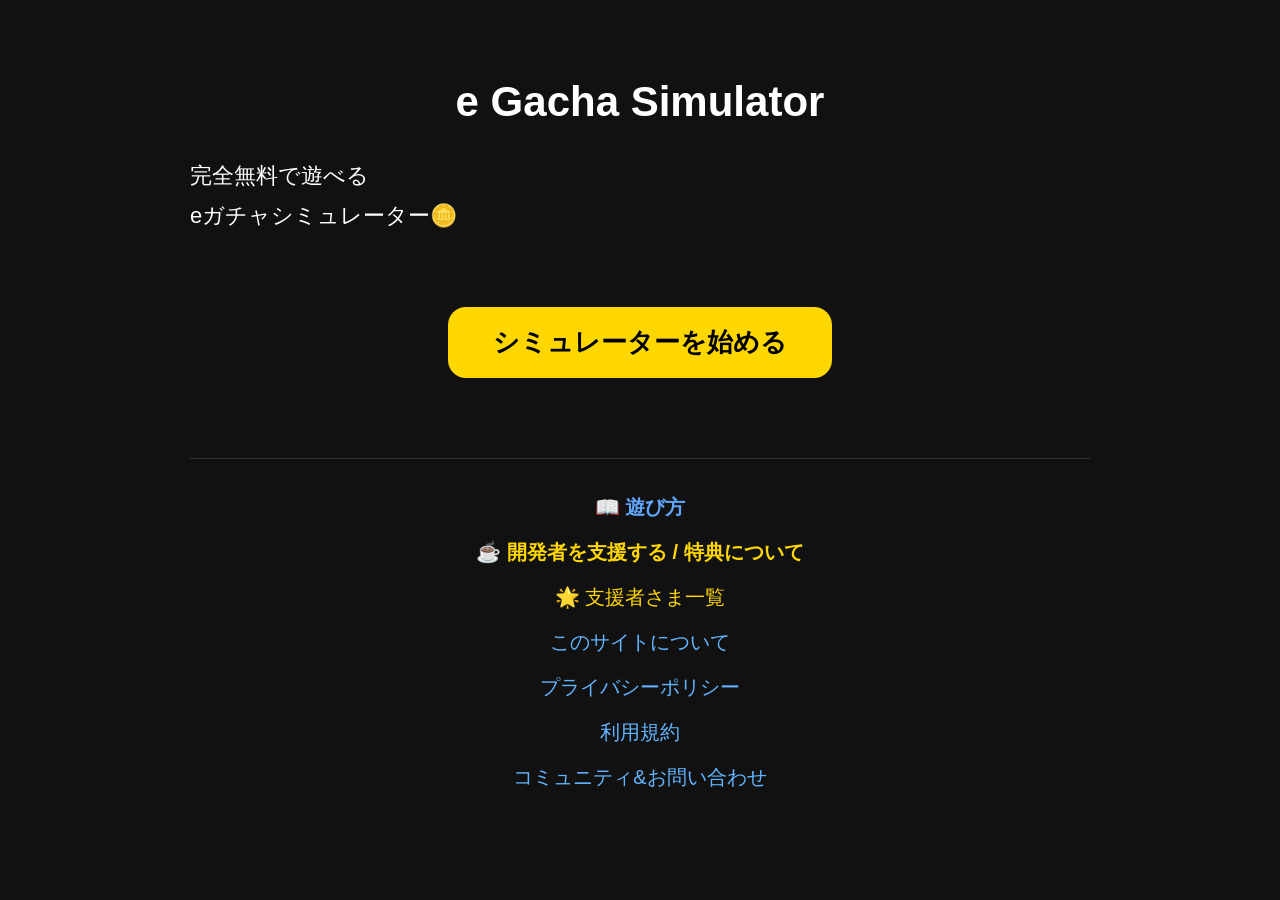
<file: index.html>
<!DOCTYPE html>
<html lang="ja">

<head>
<meta charset="UTF-8">
<meta name="viewport" content="width=device-width, initial-scale=1.0">
<title>e Gacha Simulator</title>
<link rel="stylesheet" href="pages.css">
<!-- Google tag (gtag.js) -->
<script async src="https://www.googletagmanager.com/gtag/js?id=G-GYXZKHZQV9"></script>
<script>
  window.dataLayer = window.dataLayer || [];
  function gtag(){dataLayer.push(arguments);}
  gtag('js', new Date());

  gtag('config', 'G-GYXZKHZQV9');
</script>
</head>

<body>

<div class="container">

<h1>e Gacha Simulator</h1>

<p>
完全無料で遊べる<br>
eガチャシミュレーター🪙
</p>

<a class="startBtn" href="simulator.html">
シミュレーターを始める
</a>

<div class="footer">

<a href="help.html" style="color: #60a5fa; font-weight: bold;">📖 遊び方</a>

<a href="support.html" style="color: #ffd700; font-weight: bold;">☕ 開発者を支援する / 特典について</a>

<a href="supporters.html" style="color: #ffd700;">🌟 支援者さま一覧</a>

<a href="about.html">このサイトについて</a>
  
<a href="privacy.html">プライバシーポリシー</a>

<a href="terms.html">利用規約</a>

<a href="contact.html">コミュニティ&お問い合わせ</a>

</div>

</div>

</body>

</html>
</file>
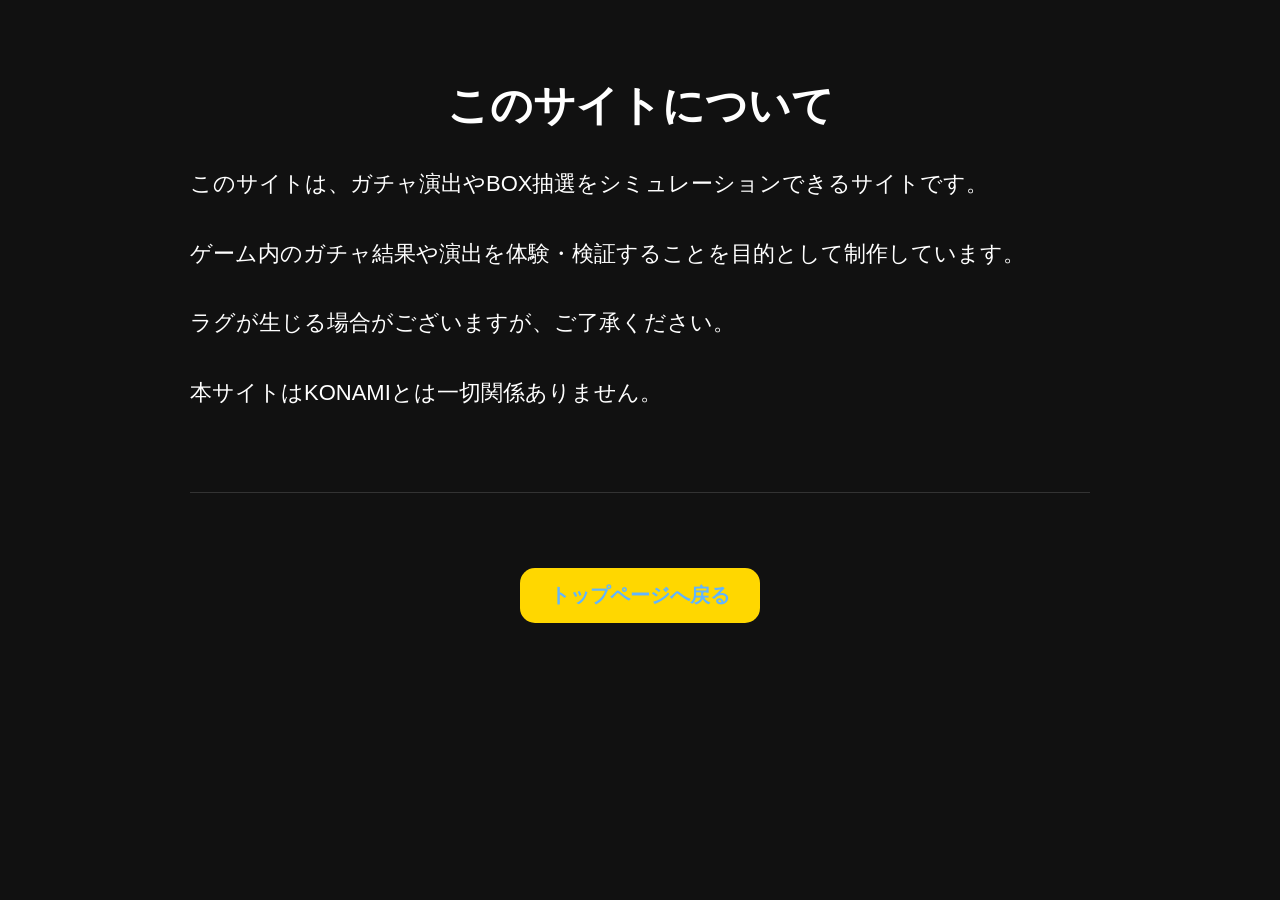
<file: about.html>
<!DOCTYPE html>
<html lang="ja">

<head>

<meta charset="UTF-8">

<meta name="viewport" content="width=device-width, initial-scale=1.0">

<title>このサイトについて</title>

<link rel="stylesheet" href="pages.css">

  <script async src="https://pagead2.googlesyndication.com/pagead/js/adsbygoogle.js?client=ca-pub-2684791825120505"
     crossorigin="anonymous"></script>
</head>

<body>

<div class="container">

<h1>このサイトについて</h1>

<p>

このサイトは、ガチャ演出やBOX抽選をシミュレーションできるサイトです。

</p>

<p>

ゲーム内のガチャ結果や演出を体験・検証することを目的として制作しています。

</p>

<p>

ラグが生じる場合がございますが、ご了承ください。

</p>
  
<p>

本サイトはKONAMIとは一切関係ありません。

</p>

<div class="footer">

<a class="homeBtn" href="index.html">

トップページへ戻る

</a>

</div>

</div>

</body>

</html>
</file>
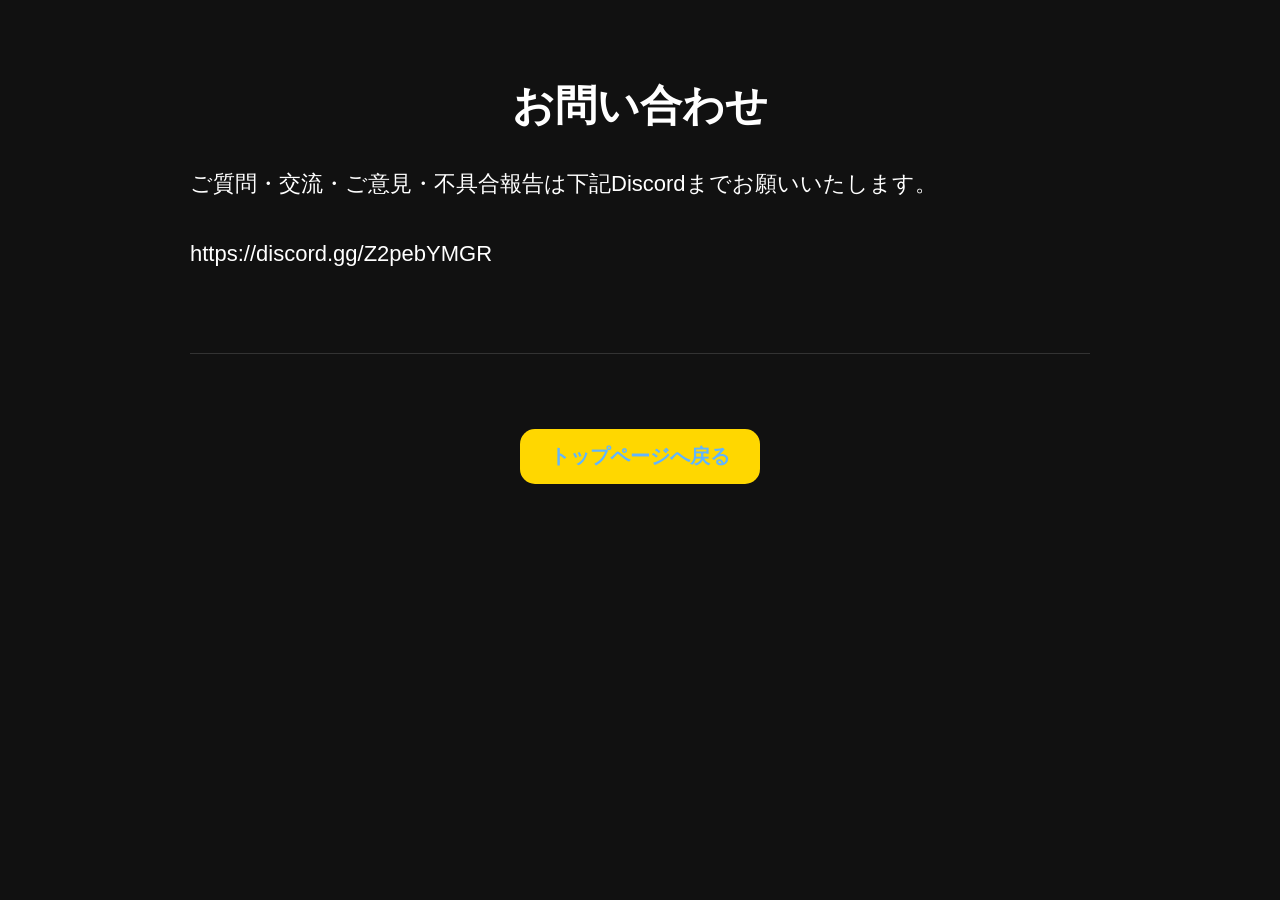
<file: contact.html>
<!DOCTYPE html>
<html lang="ja">

<head>

<meta charset="UTF-8">

<meta name="viewport" content="width=device-width, initial-scale=1.0">

<title>お問い合わせ</title>

<link rel="stylesheet" href="pages.css">

<script async src="https://pagead2.googlesyndication.com/pagead/js/adsbygoogle.js?client=ca-pub-2684791825120505"
     crossorigin="anonymous"></script>
  
</head>

<body>

<div class="container">

<h1>お問い合わせ</h1>

<p>

ご質問・交流・ご意見・不具合報告は下記Discordまでお願いいたします。

</p>

<p>

https://discord.gg/Z2pebYMGR

</p>

<p>


</p>

<div class="footer">

<a class="homeBtn" href="index.html">

トップページへ戻る

</a>

</div>

</div>

</body>

</html>
</file>
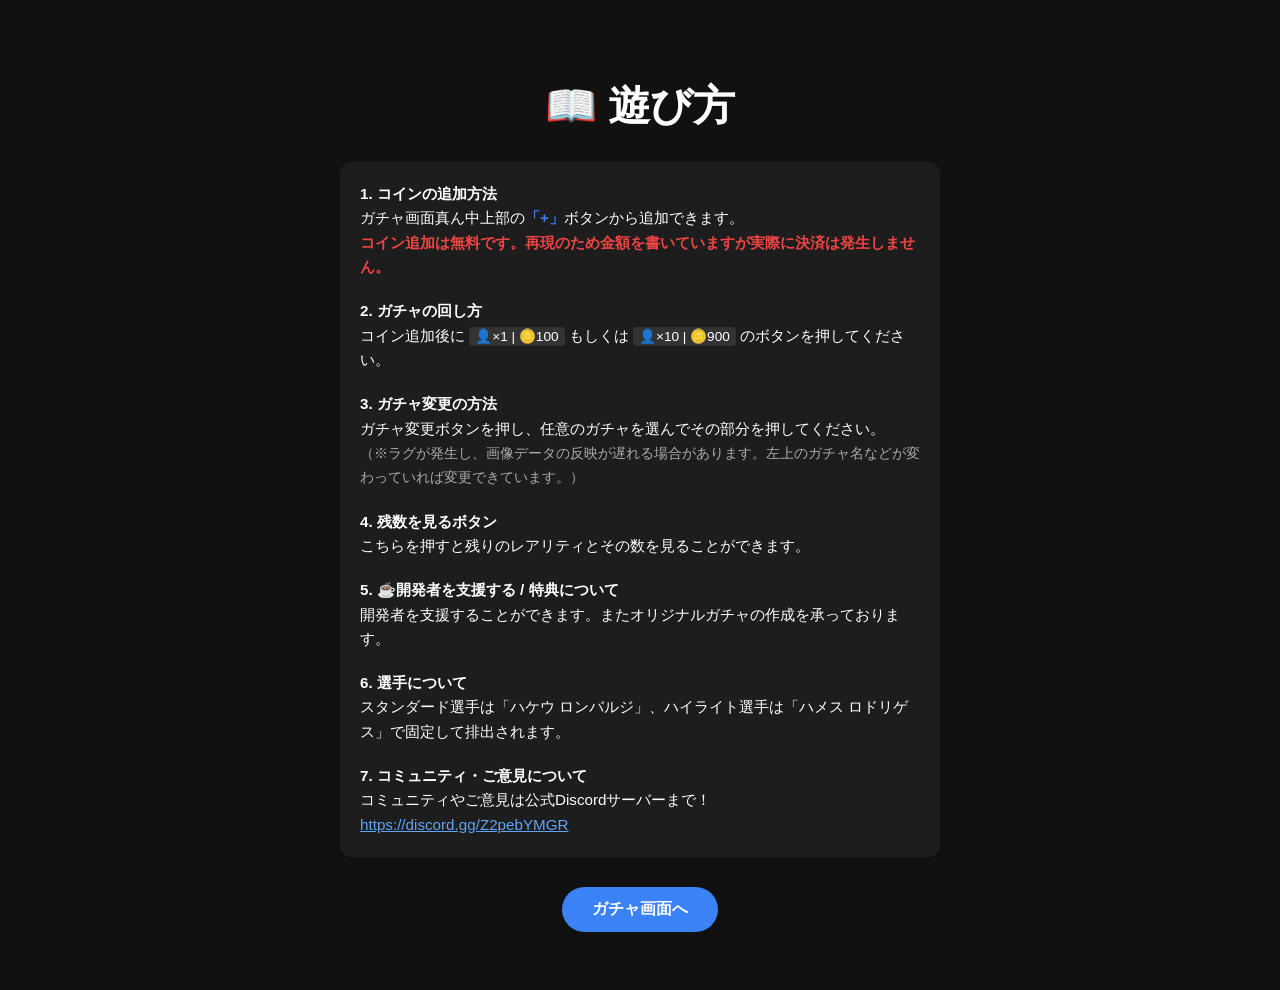
<file: help.html>
<!DOCTYPE html>
<html lang="ja">

<head>
<meta charset="UTF-8">
<meta name="viewport" content="width=device-width, initial-scale=1.0">
<title>遊び方 - e Gacha Simulator</title>
<link rel="stylesheet" href="pages.css">
<!-- Google tag (gtag.js) -->
<script async src="https://www.googletagmanager.com/gtag/js?id=G-GYXZKHZQV9"></script>
<script>
  window.dataLayer = window.dataLayer || [];
  function gtag(){dataLayer.push(arguments);}
  gtag('js', new Date());

  gtag('config', 'G-GYXZKHZQV9');
</script>
<style>
  /* 遊び方ページ用のスタイル調整 */
  .help-content {
    text-align: left;
    background: rgba(255, 255, 255, 0.05);
    padding: 20px;
    border-radius: 12px;
    margin: 20px 0;
    font-size: 0.95rem;
    line-height: 1.6;
  }
  .help-content div {
    margin-bottom: 20px;
  }
  .help-content div:last-child {
    margin-bottom: 0;
  }
  .help-content a {
    color: #60a5fa;
    word-break: break-all;
  }
  .backBtn {
    display: inline-block;
    background: #3b82f6;
    color: #fff;
    padding: 12px 30px;
    border-radius: 25px;
    text-decoration: none;
    font-weight: bold;
    margin-top: 10px;
  }
</style>
</head>

<body>

<div class="container" style="max-width: 600px;">

<h1>📖 遊び方</h1>

<div class="help-content">
  <div>
    <strong>1. コインの追加方法</strong><br>
    ガチャ画面真ん中上部の<span style="color: #3b82f6; font-weight: bold;">「+」</span>ボタンから追加できます。<br>
    <span style="color: #ef4444; font-weight: bold;">コイン追加は無料です。再現のため金額を書いていますが実際に決済は発生しません。</span>
  </div>

  <div>
    <strong>2. ガチャの回し方</strong><br>
    コイン追加後に <span style="background: #333; padding: 2px 6px; border-radius: 4px; font-size: 0.85rem;">👤×1 | 🪙100</span> もしくは <span style="background: #333; padding: 2px 6px; border-radius: 4px; font-size: 0.85rem;">👤×10 | 🪙900</span> のボタンを押してください。
  </div>

  <div>
    <strong>3. ガチャ変更の方法</strong><br>
    ガチャ変更ボタンを押し、任意のガチャを選んでその部分を押してください。<br>
    <span style="font-size: 0.85rem; color: #aaa;">（※ラグが発生し、画像データの反映が遅れる場合があります。左上のガチャ名などが変わっていれば変更できています。）</span>
  </div>

  <div>
    <strong>4. 残数を見るボタン</strong><br>
    こちらを押すと残りのレアリティとその数を見ることができます。
  </div>

  <div>
    <strong>5. ☕️開発者を支援する / 特典について</strong><br>
    開発者を支援することができます。またオリジナルガチャの作成を承っております。
  </div>

  <div>
    <strong>6. 選手について</strong><br>
    スタンダード選手は「ハケウ ロンバルジ」、ハイライト選手は「ハメス ロドリゲス」で固定して排出されます。
  </div>

  <div>
    <strong>7. コミュニティ・ご意見について</strong><br>
    コミュニティやご意見は公式Discordサーバーまで！<br>
    <a href="https://discord.gg/Z2pebYMGR" target="_blank">https://discord.gg/Z2pebYMGR</a>
  </div>
</div>

<a class="backBtn" href="simulator.html">
ガチャ画面へ
</a>

</div>

</body>

</html>
</file>
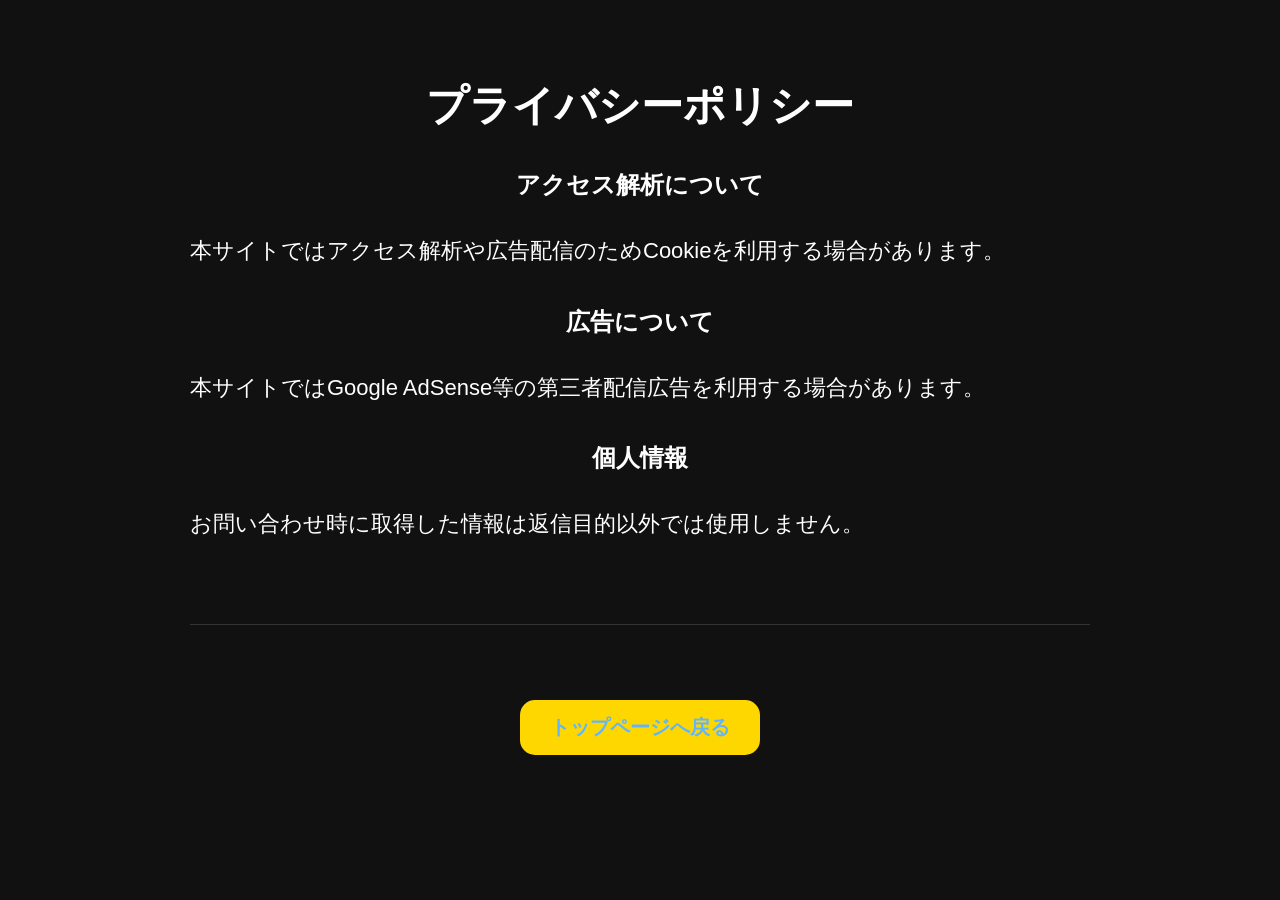
<file: privacy.html>
<!DOCTYPE html>
<html lang="ja">

<head>

<meta charset="UTF-8">

<meta name="viewport" content="width=device-width, initial-scale=1.0">

<title>プライバシーポリシー</title>

<link rel="stylesheet" href="pages.css">

<script async src="https://pagead2.googlesyndication.com/pagead/js/adsbygoogle.js?client=ca-pub-2684791825120505"
     crossorigin="anonymous"></script>
  
</head>

<body>

<div class="container">

<h1>プライバシーポリシー</h1>

<h2>アクセス解析について</h2>

<p>

本サイトではアクセス解析や広告配信のためCookieを利用する場合があります。

</p>

<h2>広告について</h2>

<p>

本サイトではGoogle AdSense等の第三者配信広告を利用する場合があります。

</p>

<h2>個人情報</h2>

<p>

お問い合わせ時に取得した情報は返信目的以外では使用しません。

</p>

<div class="footer">

<a class="homeBtn" href="index.html">

トップページへ戻る

</a>

</div>

</div>

</body>

</html>
</file>
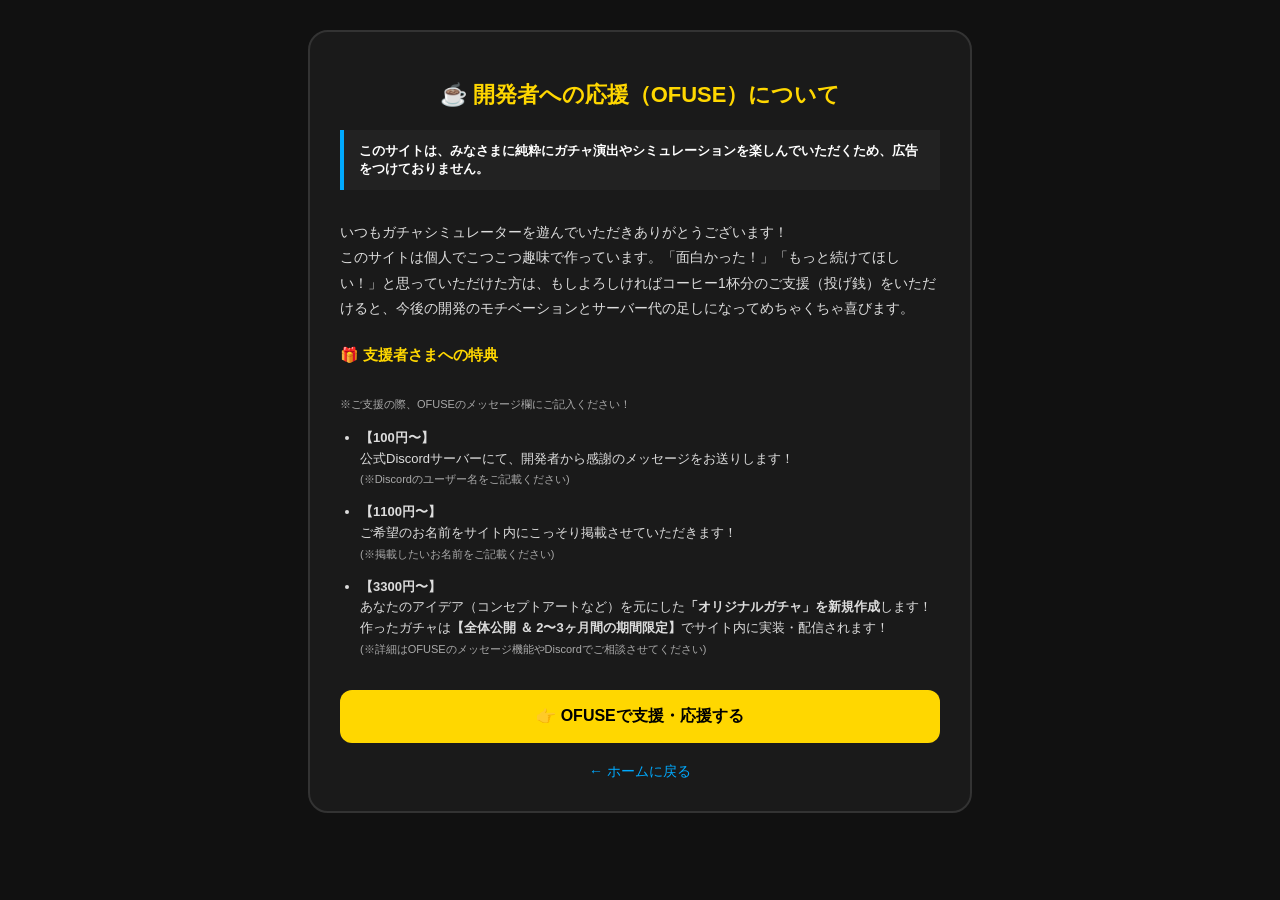
<file: support.html>
<!DOCTYPE html>
<html lang="ja">
<head>
  <meta charset="UTF-8">
  <meta name="viewport" content="width=device-width, initial-scale=1.0">
  <title>開発者への支援・特典について - e Gacha Simulator</title>
  <link rel="stylesheet" href="pages.css">
  <style>
    .support-container {
      max-width: 600px;
      margin: 30px auto;
      background: #1a1a1a;
      padding: 30px;
      border-radius: 20px;
      border: 2px solid #333;
      text-align: left;
    }
    h2 {
      color: #ffd700;
      text-align: center;
      font-size: 22px;
      margin-bottom: 20px;
    }
    p {
      line-height: 1.8;
      font-size: 14px;
      color: #ddd;
    }
    .policy-box {
      background: #222;
      border-left: 4px solid #00aaff;
      padding: 12px 15px;
      margin: 20px 0;
      font-size: 13px;
    }
    .benefit-title {
      color: #ffd700;
      font-weight: bold;
      margin-top: 25px;
      font-size: 15px;
    }
    ul {
      padding-left: 20px;
      color: #ddd;
      font-size: 13px;
      line-height: 1.6;
    }
    li {
      margin-bottom: 12px;
    }
    .note {
      font-size: 11px;
      color: #aaa;
    }
    .support-btn {
      display: block;
      width: 100%;
      background: #ffd700;
      color: #000;
      text-align: center;
      text-decoration: none;
      padding: 16px;
      font-size: 16px;
      font-weight: bold;
      border-radius: 12px;
      margin-top: 30px;
      box-sizing: border-box;
    }
    .back-btn {
      display: block;
      text-align: center;
      margin-top: 20px;
      color: #00aaff;
      text-decoration: none;
      font-size: 14px;
    }
  </style>
</head>
<body>

<div class="support-container">
  <h2>☕ 開発者への応援（OFUSE）について</h2>
  
  <div class="policy-box">
    <strong>このサイトは、みなさまに純粋にガチャ演出やシミュレーションを楽しんでいただくため、広告をつけておりません。</strong>
  </div>

  <p>
    いつもガチャシミュレーターを遊んでいただきありがとうございます！<br>
    このサイトは個人でこつこつ趣味で作っています。「面白かった！」「もっと続けてほしい！」と思っていただけた方は、もしよろしければコーヒー1杯分のご支援（投げ銭）をいただけると、今後の開発のモチベーションとサーバー代の足しになってめちゃくちゃ喜びます。
  </p>

  <div class="benefit-title">🎁 支援者さまへの特典</div>
  <p class="note">※ご支援の際、OFUSEのメッセージ欄にご記入ください！</p>
  <ul>
    <li>
      <strong>【100円〜】</strong><br>
      公式Discordサーバーにて、開発者から感謝のメッセージをお送りします！<br>
      <span class="note">(※Discordのユーザー名をご記載ください)</span>
    </li>
    <li>
      <strong>【1100円〜】</strong><br>
      ご希望のお名前をサイト内にこっそり掲載させていただきます！<br>
      <span class="note">(※掲載したいお名前をご記載ください)</span>
    </li>
    <li>
      <strong>【3300円〜】</strong><br>
      あなたのアイデア（コンセプトアートなど）を元にした<strong>「オリジナルガチャ」を新規作成</strong>します！<br>
      作ったガチャは<strong>【全体公開 ＆ 2〜3ヶ月間の期間限定】</strong>でサイト内に実装・配信されます！<br>
      <span class="note">(※詳細はOFUSEのメッセージ機能やDiscordでご相談させてください)</span>
    </li>
  </ul>

  <a href="https://ofuse.me/3da398e2" target="_blank" class="support-btn">
    👉 OFUSEで支援・応援する
  </a>

  <a href="index.html" class="back-btn">← ホームに戻る</a>
</div>

</body>
</html>
</file>
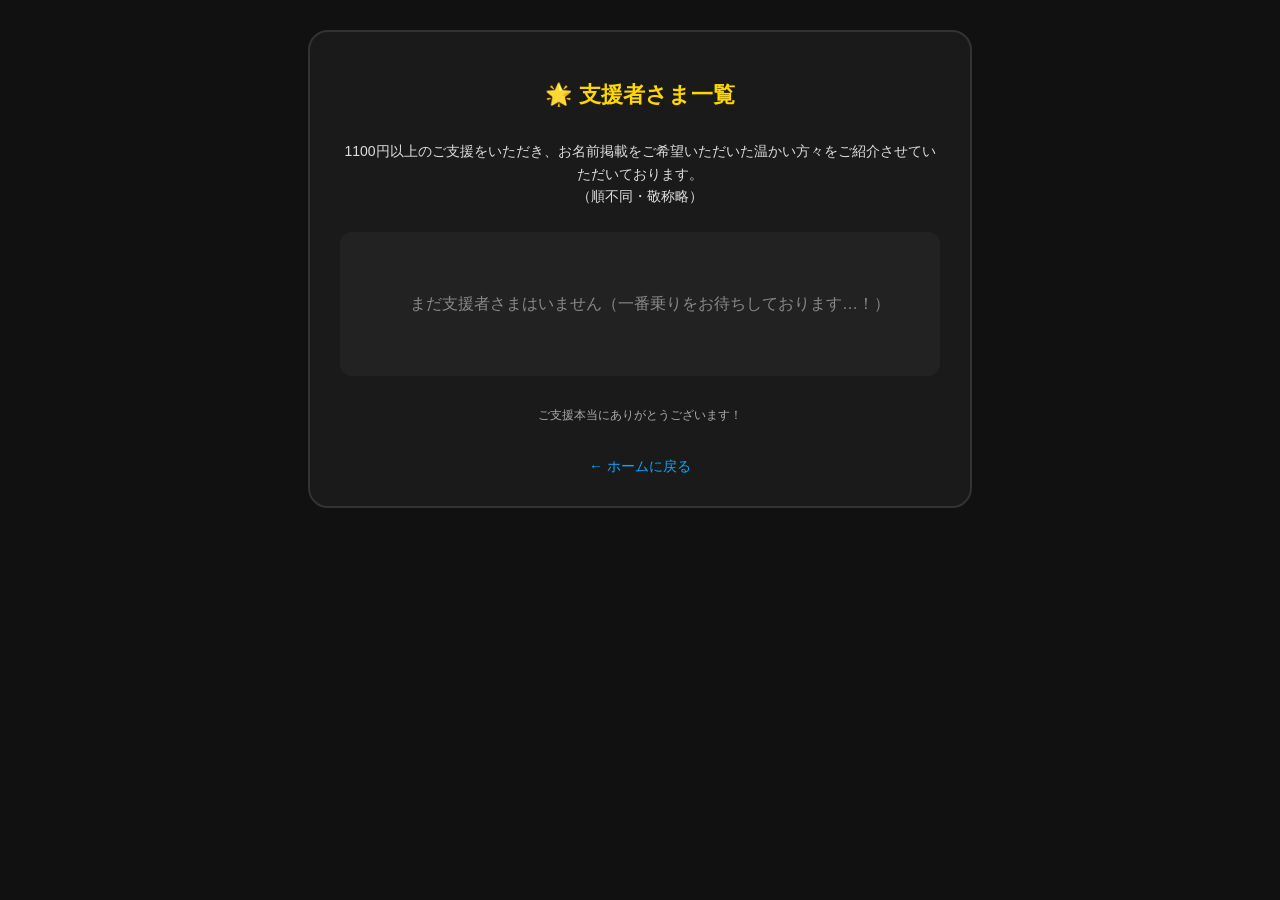
<file: supporters.html>
<!DOCTYPE html>
<html lang="ja">
<head>
  <meta charset="UTF-8">
  <meta name="viewport" content="width=device-width, initial-scale=1.0">
  <title>支援者さま一覧 - e Gacha Simulator</title>
  <link rel="stylesheet" href="pages.css">
  <style>
    .supporters-container {
      max-width: 600px;
      margin: 30px auto;
      background: #1a1a1a;
      padding: 30px;
      border-radius: 20px;
      border: 2px solid #333;
      text-align: center;
    }
    h2 {
      color: #ffd700;
      font-size: 22px;
      margin-bottom: 20px;
    }
    p {
      color: #ddd;
      font-size: 14px;
      line-height: 1.6;
    }
    .supporters-list {
      background: #222;
      border-radius: 12px;
      padding: 20px;
      margin: 25px 0;
      text-align: left;
      min-height: 100px;
    }
    ul {
      padding-left: 20px;
      color: #ffd700;
      font-size: 16px;
      line-height: 2;
    }
    li {
      font-weight: bold;
    }
    .no-supporter {
      color: #888;
      text-align: center;
      font-weight: normal;
      list-style: none;
      padding: 20px 0;
    }
    .back-btn {
      display: inline-block;
      margin-top: 20px;
      color: #00aaff;
      text-decoration: none;
      font-size: 14px;
    }
  </style>
</head>
<body>

<div class="supporters-container">
  <h2>🌟 支援者さま一覧</h2>
  <p>
    1100円以上のご支援をいただき、お名前掲載をご希望いただいた温かい方々をご紹介させていただいております。<br>
    （順不同・敬称略）
  </p>

  <div class="supporters-list">
    <ul>
      <!-- 支援者が増えたらここに <li>お名前</li> を追加していきます -->
      <li class="no-supporter">まだ支援者さまはいません（一番乗りをお待ちしております…！）</li>
    </ul>
  </div>

  <p style="font-size: 12px; color: #aaa;">
    ご支援本当にありがとうございます！
  </p>

  <a href="index.html" class="back-btn">← ホームに戻る</a>
</div>

</body>
</html>
</file>
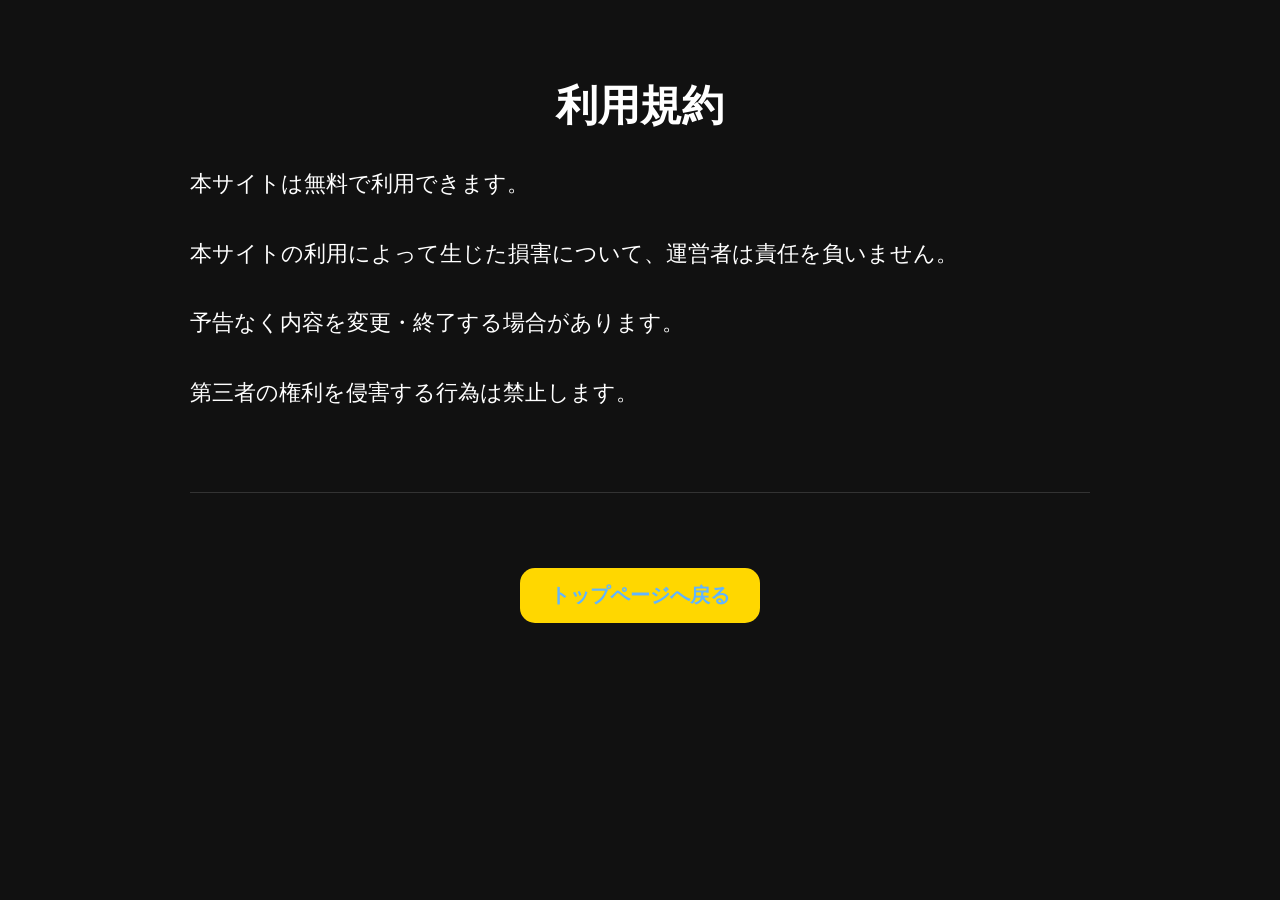
<file: terms.html>
<!DOCTYPE html>
<html lang="ja">

<head>

<meta charset="UTF-8">

<meta name="viewport" content="width=device-width, initial-scale=1.0">

<title>利用規約</title>

<link rel="stylesheet" href="pages.css">

<script async src="https://pagead2.googlesyndication.com/pagead/js/adsbygoogle.js?client=ca-pub-2684791825120505"
     crossorigin="anonymous"></script>
  
</head>

<body>

<div class="container">

<h1>利用規約</h1>

<p>

本サイトは無料で利用できます。

</p>

<p>

本サイトの利用によって生じた損害について、運営者は責任を負いません。

</p>

<p>

予告なく内容を変更・終了する場合があります。

</p>

<p>

第三者の権利を侵害する行為は禁止します。

</p>

<div class="footer">

<a class="homeBtn" href="index.html">

トップページへ戻る

</a>

</div>

</div>

</body>

</html>
</file>
<file: pages.css>
Body {
  background: #111;
  color: white;
  font-family: sans-serif;
  text-align: center;
}

.container {
  max-width: 900px;
  margin: auto;
  padding: 50px 20px;
}

h1 {
  font-size: 42px;
  margin-top: 20px;
}

p {
  font-size: 22px;
  line-height: 1.8;
  margin-top: 30px;
}

.startBtn {
  display: inline-block;
  margin-top: 50px;
  padding: 18px 45px;
  background: #FFD700;
  color: black;
  text-decoration: none;
  font-size: 26px;
  font-weight: bold;
  border-radius: 18px;
  transition: .2s;
}

.startBtn:hover {
  opacity: .9;
}

.footer {
  margin-top: 80px;
  display: flex;
  flex-direction: column;
  gap: 18px;
  align-items: center;
  padding-top: 35px;
  border-top: 1px solid #333;
}

.footer a {
  color: #61b5ff;
  font-size: 20px;
  text-decoration: none;
}

.footer a:hover {
  text-decoration: underline;
}

.homeBtn {
  display: inline-block;
  margin-top: 40px;
  padding: 14px 30px;
  background: #FFD700;
  color: black;
  border-radius: 15px;
  text-decoration: none;
  font-weight: bold;
}

.container h2 {
  margin-top: 35px;
}

.container p {
  text-align: left;
}

.supportLinkBtn {
  display: block;
  width: 100%;
  max-width: 250px;
  margin: 10px auto;
  background: #ffd700;
  color: #000;
  text-align: center;
  text-decoration: none;
  padding: 12px 20px;
  border-radius: 12px;
  font-weight: bold;
  font-size: 14px;
  box-sizing: border-box;
}

select {
  padding: 10px;
  font-size: 18px;
  margin: 10px;
}

button {
  background: #FFD700;
  border: none;
  padding: 14px 24px;
  margin: 10px;
  border-radius: 12px;
  font-size: 18px;
}

#status {
  margin-top: 20px;
  font-size: 20px;
  line-height: 1.8;
}

#animation {
  margin-top: 20px;
}

#animation video {
  width: 90%;
  border-radius: 20px;
}

#result {
  margin-top: 30px;
  display: grid;
  grid-template-columns: repeat(2, 1fr);
  gap: 8px;
}

.card {
  width: 80%;
  margin: 0px;
  padding: 15px;
  border-radius: 8px;
  font-size: 12px;
}

.card img {
  width: 100%;
  border-radius: 12px;
}

/* BigTime */
.bigtime {
  background: #cc5500;
  border: 4px solid #ff8800;
  color: white;
}

/* Epic */
.epic {
  background: #008f5a;
  border: 4px solid #00ff99;
  color: white;
}

/* ShowTime */
.showtime {
  background: #00aaff;
  border: 4px solid #66ddff;
  color: white;
}

/* Highlight */
.highlight {
  background: #556b2f;
  border: 4px solid #2d2d2d;
  color: white;
}

/* Standard */
.standard {
  background: #ffffff;
  border: 4px solid #cccccc;
  color: black;
}

.modal {
  position: fixed;
  top: 0;
  left: 0;
  width: 100%;
  height: 100%;
  background: rgba(0, 0, 0, 0.7);
  display: none;
  justify-content: center;
  align-items: center;
  z-index: 9999;
}

.modalBox {
  background: white;
  color: black;
  width: 80%;
  max-width: 500px;
  border-radius: 25px;
  padding: 30px;
}

.modalBox h2 {
  font-size: 36px;
}

.modalBox p {
  margin-top: 20px;
  line-height: 1.8;
  font-size: 22px;
}

.coinButton {
  width: 100%;
  background: #dbe8ff;
  font-size: 32px;
  margin-top: 30px;
  padding: 25px;
  border-radius: 18px;
}

.cancelButton {
  width: 100%;
  background: #dbe8ff;
  font-size: 28px;
  margin-top: 20px;
  padding: 20px;
  border-radius: 18px;
}

#gachaBanner {
  width: 95%;
  margin: auto;
  padding: 20px;
  background: #111;
  border-radius: 20px;
}

#bannerTop {
  display: flex;
  justify-content: space-between;
  align-items: flex-start;
}

#bannerType {
  font-size: 22px;
}

#bannerTitle {
  font-size: 12px;
  font-weight: bold;
  margin-top: 10px;
}

#boxCounter {
  font-size: 14px;
}

#pickupArea {
  display: flex;
  justify-content: center;
  gap: 15px;
  margin-top: 25px;
}

.pickupCard {
  width: 120px;
}

.skillTop,
.skillBottom {
  background: #a57c1b;
  color: white;
  font-size: 11px;
  padding: 4px;
  text-align: center;
}

.pickupCard img {
  width: 100%;
  border-radius: 10px;
}

#bannerNotice {
  margin-top: 10px;
  font-size: 12px;
  color: #ddd;
}

#bottomBar {
  display: flex;
  align-items: center;
  justify-content: space-between;
  margin-top: 10px;
}

.gacha1Btn {
  width: 150px;
  height: 70px;
  border-radius: 40px;
  font-size: 9px;
}

.coinBtn {
  width: 150px;
  height: 70px;
  border-radius: 40px;
  font-size: 9px;
}

#gachaType {
  display: none;
}

.menuPopup {
  display: none;
  position: fixed;
  top: 0;
  left: 0;
  width: 100%;
  height: 100%;
  background: rgba(0, 0, 0, 0.6);
  justify-content: center;
  align-items: center;
  z-index: 9999;
}

.menuPanel {
  background: white;
  width: 90%;
  max-width: 500px;
  max-height: 80vh;
  border-radius: 20px;
  overflow-y: auto;
  display: flex;
  flex-direction: column;
}

.menuPanel h2 {
  color: black;
  padding: 20px;
  margin: 0;
  border-bottom: 1px solid #ddd;
  flex-shrink: 0;
}

.actionBtn,
.resetBtn {
  width: 100%;
  background: white;
  color: black;
  border: none;
  border-bottom: 1px solid #ddd;
  padding: 15px;
  font-size: 16px;
  flex-shrink: 0;
  margin: 0;
  border-radius: 0;
}

.resetBtn {
  color: red;
}

/* ▼ キャンセルボタンの余白とレイアウト調整して隙間を解消 */
.menuPanel .cancelBtn {
  width: 90%;
  margin: 15px auto;
  display: block;
  background: #d9e7f8;
  color: #0066ff;
  border: none;
  padding: 12px;
  font-size: 18px;
  border-radius: 15px;
  flex-shrink: 0;
}

#coinArea {
  color: white;
  display: flex;
  align-items: center;
  gap: 5px;
}

#coinPlus {
  border: none;
  background: none;
  color: #00aaff;
  font-size: 24px;
}

.shopPanel {
  width: 95%;
  max-width: 500px;
  background: white;
  border-radius: 20px;
  padding: 15px;
}

.shopGrid {
  display: grid;
  grid-template-columns: 1fr 1fr;
  gap: 12px;
}

.shopBtn {
  border: none;
  border-radius: 16px;
  background: #ffd700;
  min-height: 65px;
  display: flex;
  flex-direction: column;
  justify-content: center;
  align-items: center;
  cursor: pointer;
}

.coinAmount {
  font-size: 20px;
  font-weight: bold;
  color: #0047ff;
}

.coinPrice {
  margin-top: 2px;
  font-size: 12px;
  color: #555;
}

.large {
  grid-column: 1/2;
}

.closeBtn {
  font-size: 20px;
  color: #0047ff;
}

.shopNotice {
  margin: 5px 15px 20px;
  font-size: 12px;
  color: #666;
  text-align: center;
  line-height: 1.5;
}
</file>
